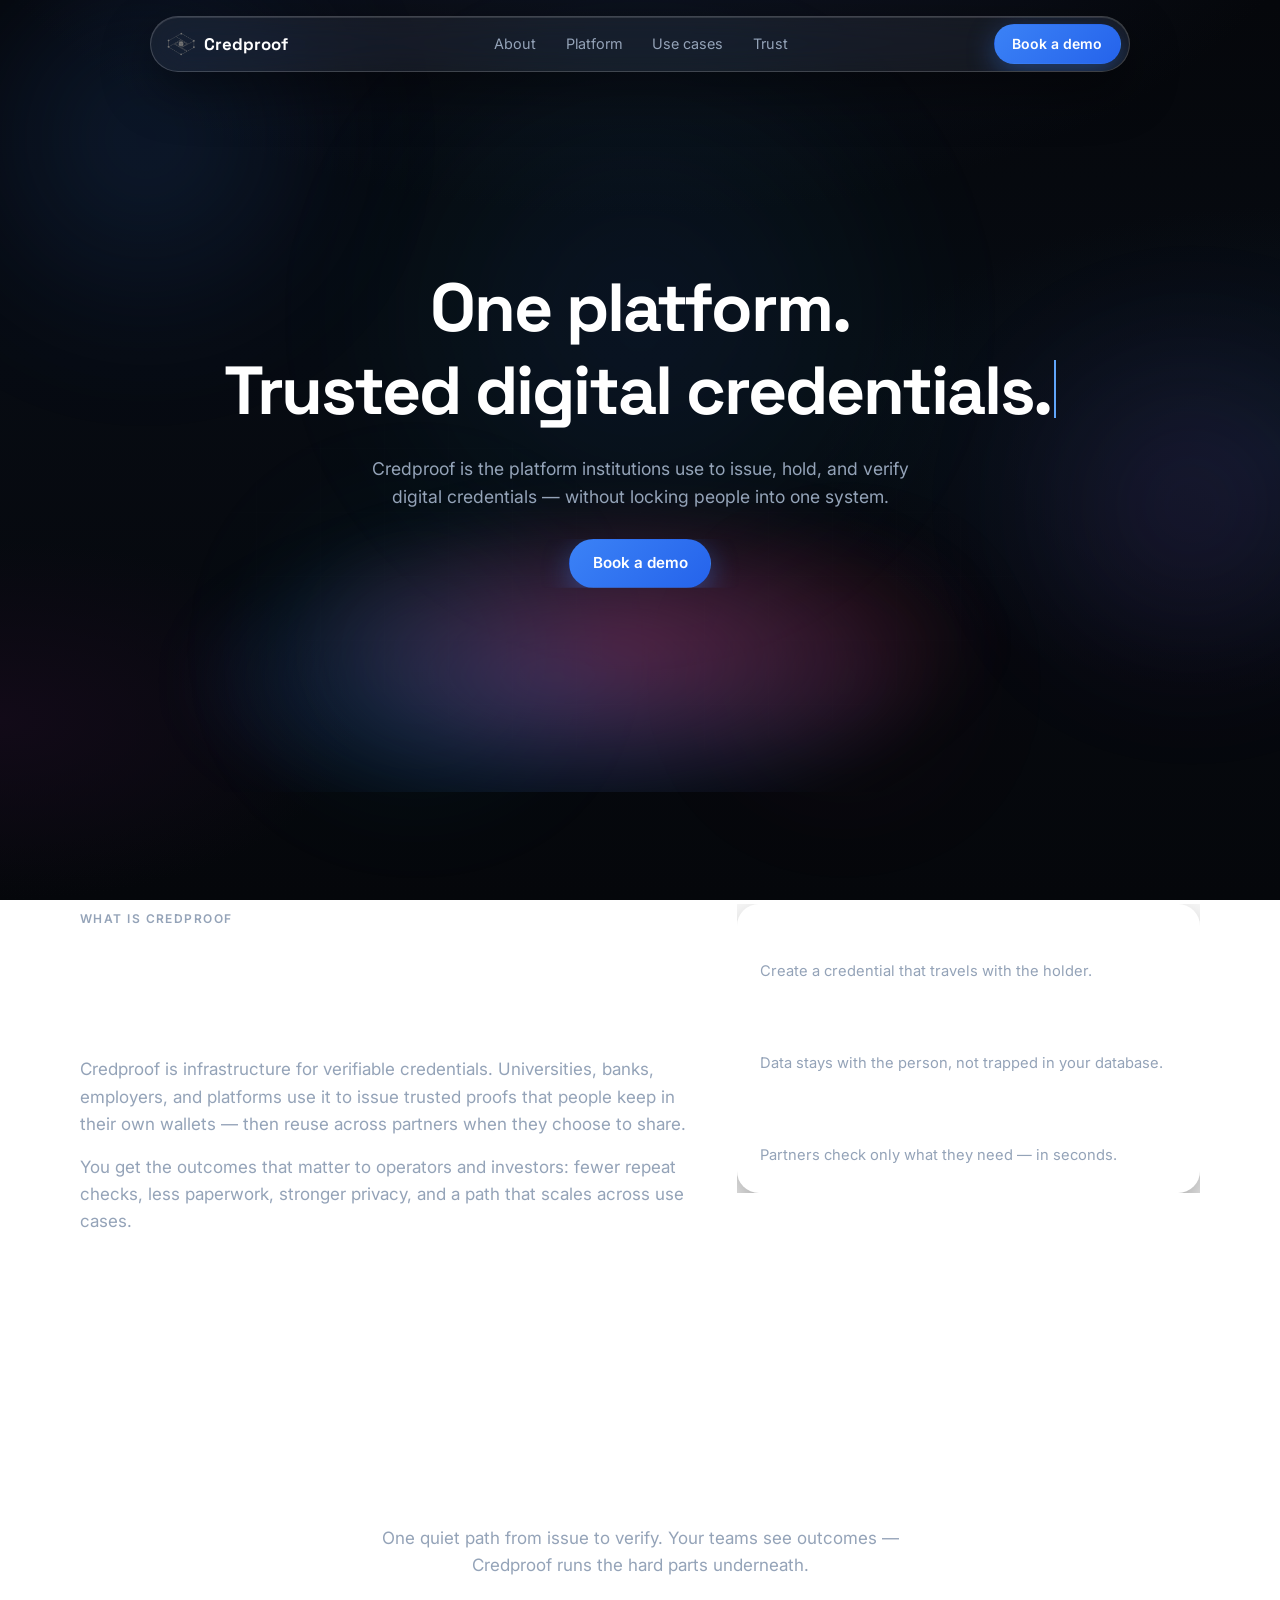
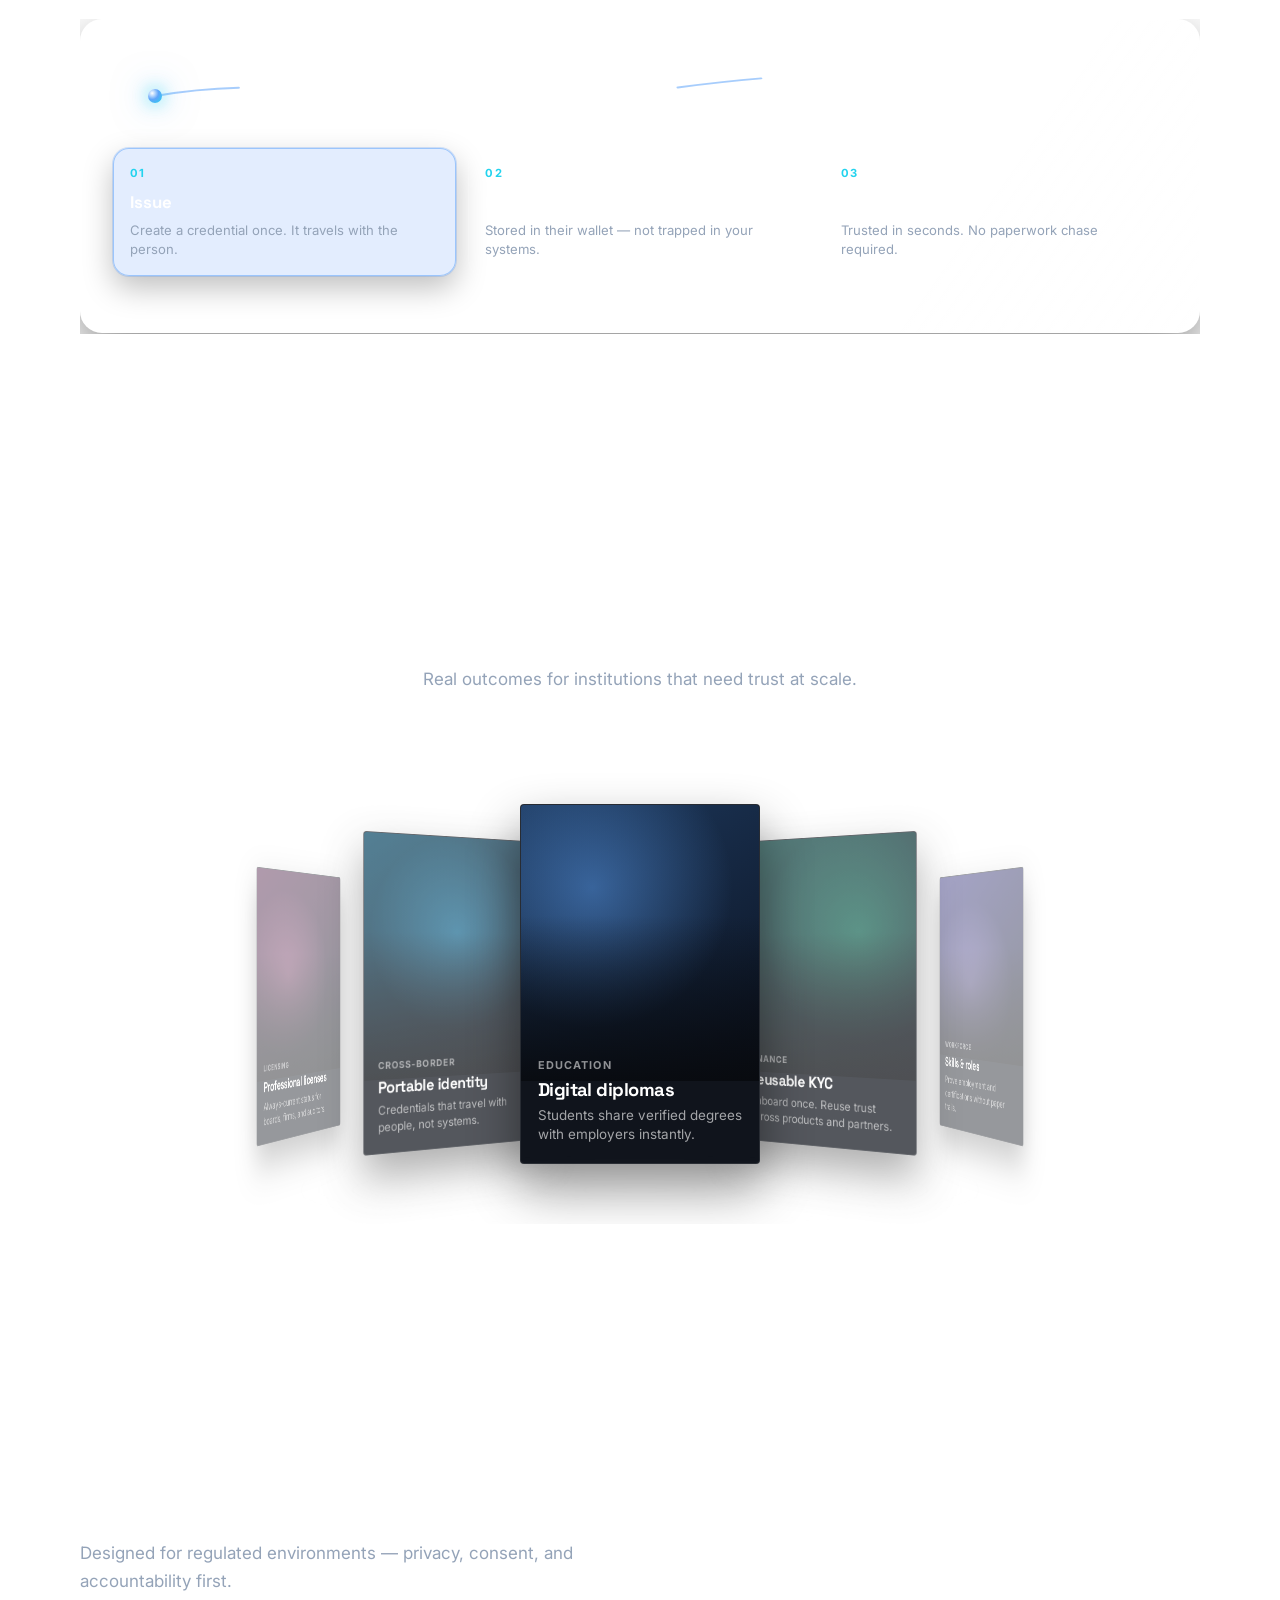
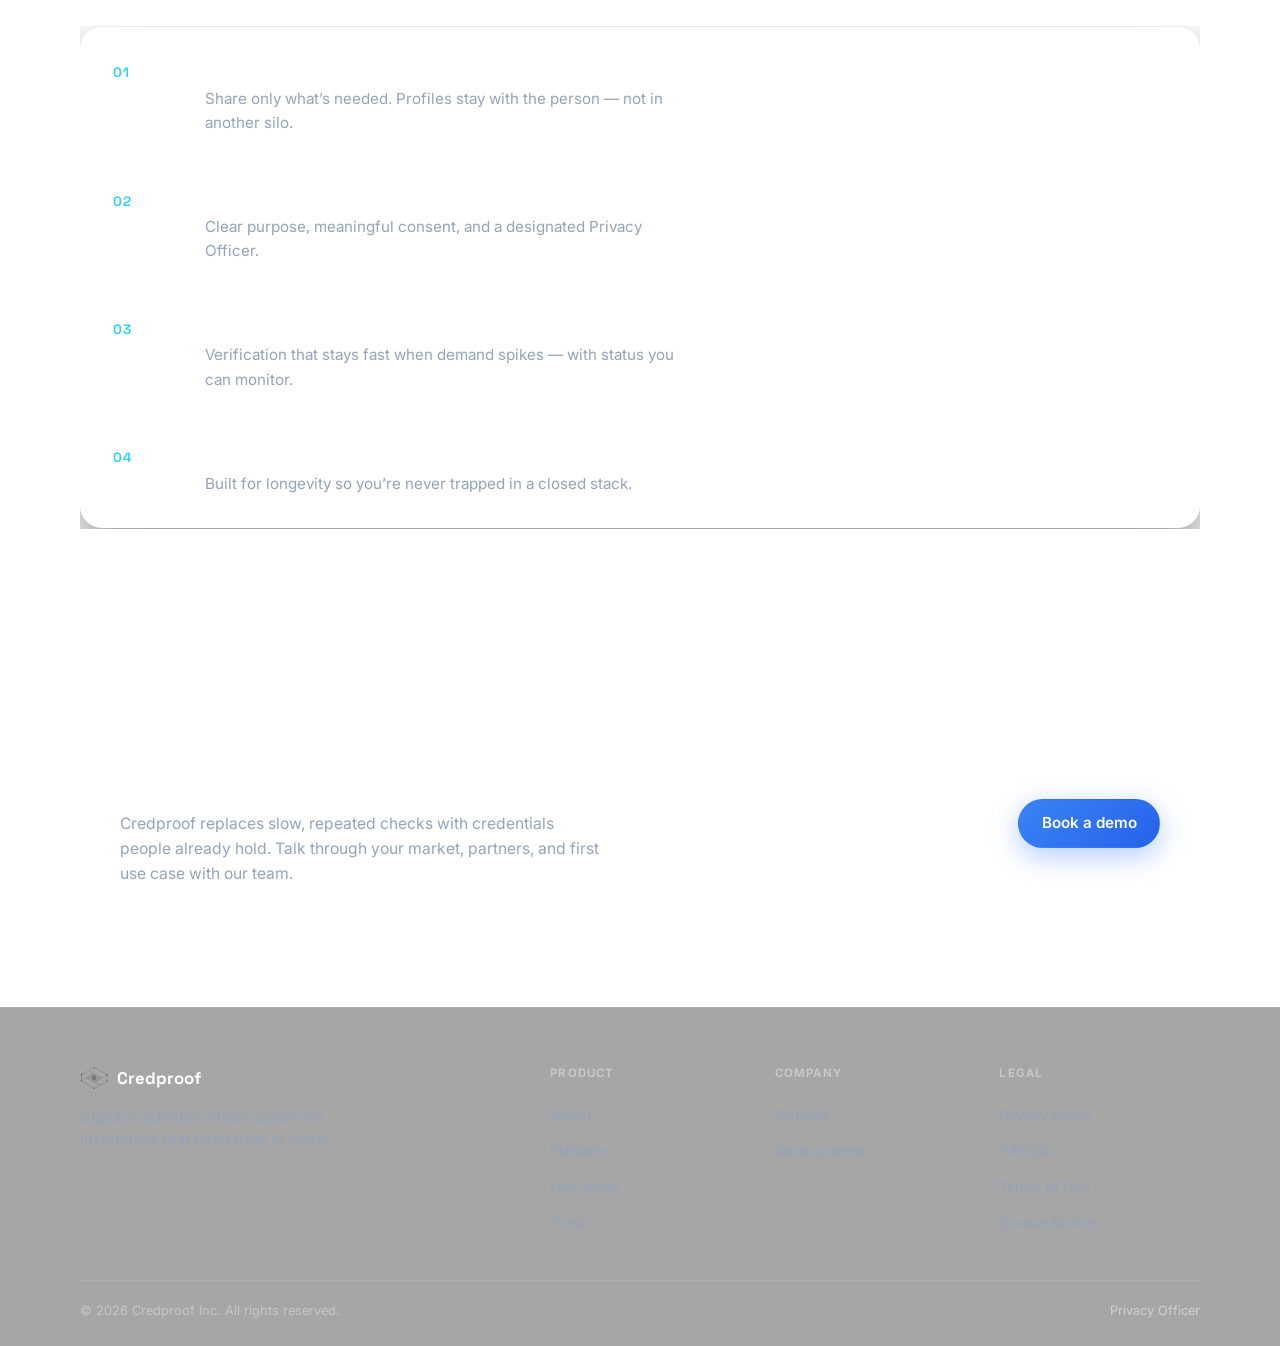
<file: index.html>
<!DOCTYPE html>
<html lang="en">
<head>
  <meta charset="UTF-8">
  <meta name="viewport" content="width=device-width, initial-scale=1.0">
  <meta name="description" content="Credproof — one platform to issue, hold, and verify digital credentials worldwide.">
  <title>Credproof — Digital Credentials, Made Simple</title>
  <link rel="preconnect" href="https://fonts.googleapis.com">
  <link rel="preconnect" href="https://fonts.gstatic.com" crossorigin>
  <link href="https://fonts.googleapis.com/css2?family=Inter:wght@400;500;600&family=Space+Grotesk:wght@500;600;700&display=swap" rel="stylesheet">
  <link rel="icon" href="assets/credproof-logo.png" type="image/png">
  <link rel="stylesheet" href="css/styles.css">
</head>
<body>
  <a class="sr-only" href="#main">Skip to content</a>

  <div class="ambient" aria-hidden="true">
    <div class="cursor-glow" id="cursor-glow"></div>
    <span class="orb orb-1"></span>
    <span class="orb orb-2"></span>
    <span class="orb orb-3"></span>
    <span class="orb orb-4"></span>
    <div class="bg-mesh"></div>
  </div>

  <header class="site-header" id="site-header">
    <div class="header-shell glass">
      <a href="#top" class="brand" aria-label="Credproof home">
        <img class="brand-mark" src="assets/credproof-logo.png" width="28" height="28" alt="">
        <span>Credproof</span>
      </a>

      <nav class="nav-desktop" aria-label="Primary">
        <a href="#about">About</a>
        <a href="#platform">Platform</a>
        <a href="#use-cases">Use cases</a>
        <a href="#trust">Trust</a>
      </nav>

      <div class="header-actions">
        <a href="#footer-cta" class="btn btn-primary btn-sm">Book a demo</a>
        <button class="nav-mobile-toggle" type="button" aria-label="Open menu" aria-expanded="false" aria-controls="mobile-nav">
          <svg class="icon-open" viewBox="0 0 24 24" fill="none" stroke="currentColor" stroke-width="1.75" aria-hidden="true"><path d="M4 7h16M4 12h16M4 17h16"/></svg>
          <svg class="icon-close" viewBox="0 0 24 24" fill="none" stroke="currentColor" stroke-width="1.75" aria-hidden="true"><path d="M6 6l12 12M18 6L6 18"/></svg>
        </button>
      </div>
    </div>
  </header>

  <div class="mobile-nav" id="mobile-nav" hidden>
    <nav aria-label="Mobile">
      <a href="#about">About</a>
      <a href="#platform">Platform</a>
      <a href="#use-cases">Use cases</a>
      <a href="#trust">Trust</a>
    </nav>
    <a href="#footer-cta" class="btn btn-primary">Book a demo</a>
  </div>

  <main id="main">
    <section id="top" class="hero">
      <div class="hero-glow" aria-hidden="true"></div>
      <div class="container hero-inner">
        <h1 class="hero-title" aria-label="One platform. Trusted digital credentials.">
          <span class="type-line" id="type-line-1"></span>
          <span class="type-line" id="type-line-2"></span>
        </h1>
        <p class="hero-sub reveal">
          Credproof is the platform institutions use to issue, hold, and verify
          digital credentials — without locking people into one system.
        </p>
        <div class="hero-actions reveal">
          <a href="#footer-cta" class="btn btn-primary btn-glow">Book a demo</a>
        </div>
      </div>
    </section>

    <!-- What is Credproof -->
    <section id="about" class="section about">
      <div class="container about-grid">
        <div class="about-copy reveal">
          <p class="eyebrow">What is Credproof</p>
          <h2 class="section-title">Digital credentials, without the lock-in</h2>
          <p>
            Credproof is infrastructure for verifiable credentials. Universities, banks,
            employers, and platforms use it to issue trusted proofs that people keep in
            their own wallets — then reuse across partners when they choose to share.
          </p>
          <p>
            You get the outcomes that matter to operators and investors: fewer repeat checks,
            less paperwork, stronger privacy, and a path that scales across use cases.
          </p>
        </div>
        <ul class="about-points glass reveal">
          <li>
            <strong>Issue once</strong>
            <span>Create a credential that travels with the holder.</span>
          </li>
          <li>
            <strong>Hold privately</strong>
            <span>Data stays with the person, not trapped in your database.</span>
          </li>
          <li>
            <strong>Verify fast</strong>
            <span>Partners check only what they need — in seconds.</span>
          </li>
        </ul>
      </div>
    </section>

    <!-- Platform — unique journey rail -->
    <section id="platform" class="section platform">
      <div class="container">
        <h2 class="section-title centered reveal">Keep the complexity hidden</h2>
        <p class="section-lead centered reveal">
          One quiet path from issue to verify. Your teams see outcomes —
          Credproof runs the hard parts underneath.
        </p>

        <div class="journey glass reveal" id="journey">
          <div class="panel-shine" aria-hidden="true"></div>

          <div class="journey-rail" aria-hidden="true">
            <svg class="journey-path" viewBox="0 0 1000 120" preserveAspectRatio="none">
              <path class="journey-path-track" d="M40 60 C 200 20, 300 100, 480 60 S 760 20, 960 60"/>
              <path class="journey-path-glow" d="M40 60 C 200 20, 300 100, 480 60 S 760 20, 960 60"/>
            </svg>
            <span class="journey-bead" id="journey-bead"></span>
          </div>

          <div class="journey-stations" id="journey-stations" role="tablist" aria-label="How Credproof works">
            <button class="journey-station is-active" type="button" role="tab" aria-selected="true" data-step="0">
              <span class="station-num">01</span>
              <strong>Issue</strong>
              <p>Create a credential once. It travels with the person.</p>
            </button>
            <button class="journey-station" type="button" role="tab" aria-selected="false" data-step="1">
              <span class="station-num">02</span>
              <strong>Hold</strong>
              <p>Stored in their wallet — not trapped in your systems.</p>
            </button>
            <button class="journey-station" type="button" role="tab" aria-selected="false" data-step="2">
              <span class="station-num">03</span>
              <strong>Verify</strong>
              <p>Trusted in seconds. No paperwork chase required.</p>
            </button>
          </div>
        </div>
      </div>
    </section>

    <!-- Use cases — curved coverflow -->
    <section id="use-cases" class="section use-cases">
      <div class="container">
        <h2 class="section-title centered reveal">Where Credproof fits</h2>
        <p class="section-lead centered reveal">Real outcomes for institutions that need trust at scale.</p>
      </div>

      <div class="coverflow reveal" id="coverflow" aria-label="Use cases carousel">
        <div class="coverflow-viewport">
          <div class="coverflow-track" id="coverflow-track">
            <article class="cover-card" data-tone="edu">
              <div class="cover-media"></div>
              <div class="cover-body">
                <span class="cover-tag">Education</span>
                <h3>Digital diplomas</h3>
                <p>Students share verified degrees with employers instantly.</p>
              </div>
            </article>
            <article class="cover-card" data-tone="fin">
              <div class="cover-media"></div>
              <div class="cover-body">
                <span class="cover-tag">Finance</span>
                <h3>Reusable KYC</h3>
                <p>Onboard once. Reuse trust across products and partners.</p>
              </div>
            </article>
            <article class="cover-card" data-tone="work">
              <div class="cover-media"></div>
              <div class="cover-body">
                <span class="cover-tag">Workforce</span>
                <h3>Skills &amp; roles</h3>
                <p>Prove employment and certifications without paper trails.</p>
              </div>
            </article>
            <article class="cover-card" data-tone="access">
              <div class="cover-media"></div>
              <div class="cover-body">
                <span class="cover-tag">Access</span>
                <h3>Age &amp; membership</h3>
                <p>Confirm eligibility at the door — privacy intact.</p>
              </div>
            </article>
            <article class="cover-card" data-tone="license">
              <div class="cover-media"></div>
              <div class="cover-body">
                <span class="cover-tag">Licensing</span>
                <h3>Professional licenses</h3>
                <p>Always-current status for boards, firms, and auditors.</p>
              </div>
            </article>
            <article class="cover-card" data-tone="border">
              <div class="cover-media"></div>
              <div class="cover-body">
                <span class="cover-tag">Cross-border</span>
                <h3>Portable identity</h3>
                <p>Credentials that travel with people, not systems.</p>
              </div>
            </article>
          </div>
          <div class="coverflow-reflection" aria-hidden="true"></div>
        </div>
      </div>
    </section>

    <!-- Trust -->
    <section id="trust" class="section trust">
      <div class="container">
        <div class="trust-head reveal">
          <h2 class="section-title">Trust is infrastructure</h2>
          <p class="section-lead">
            Designed for regulated environments — privacy, consent, and accountability first.
          </p>
        </div>

        <div class="trust-board glass reveal">
          <div class="panel-shine" aria-hidden="true"></div>
          <div class="trust-row">
            <span class="trust-index">01</span>
            <div class="trust-copy">
              <h3>Privacy by default</h3>
              <p>Share only what’s needed. Profiles stay with the person — not in another silo.</p>
            </div>
          </div>
          <div class="trust-row">
            <span class="trust-index">02</span>
            <div class="trust-copy">
              <h3>PIPEDA-aligned</h3>
              <p>Clear purpose, meaningful consent, and a designated Privacy Officer.</p>
            </div>
          </div>
          <div class="trust-row">
            <span class="trust-index">03</span>
            <div class="trust-copy">
              <h3>Reliable under load</h3>
              <p>Verification that stays fast when demand spikes — with status you can monitor.</p>
            </div>
          </div>
          <div class="trust-row">
            <span class="trust-index">04</span>
            <div class="trust-copy">
              <h3>Open standards</h3>
              <p>Built for longevity so you’re never trapped in a closed stack.</p>
            </div>
          </div>
        </div>
      </div>
    </section>

    <!-- Final CTA -->
    <section id="footer-cta" class="section final-cta">
      <div class="container">
        <div class="final-cta-band reveal">
          <div class="final-cta-copy">
            <h2>Less paperwork. More confidence.</h2>
            <p>
              Credproof replaces slow, repeated checks with credentials people already hold.
              Talk through your market, partners, and first use case with our team.
            </p>
          </div>
          <a href="mailto:demo@credproof.ca" class="btn btn-primary btn-glow">Book a demo</a>
        </div>
      </div>
    </section>
  </main>

  <footer class="site-footer">
    <div class="container">
      <div class="footer-main">
        <div class="footer-brand">
          <a href="#top" class="brand" aria-label="Credproof home">
            <img class="brand-mark" src="assets/credproof-logo.png" width="28" height="28" alt="">
            <span>Credproof</span>
          </a>
          <p>Digital credential infrastructure for institutions that need trust at scale.</p>
        </div>
        <div class="footer-cols">
          <div>
            <h4>Product</h4>
            <a href="#about">About</a>
            <a href="#platform">Platform</a>
            <a href="#use-cases">Use cases</a>
            <a href="#trust">Trust</a>
          </div>
          <div>
            <h4>Company</h4>
            <a href="mailto:hello@credproof.ca">Contact</a>
            <a href="mailto:demo@credproof.ca">Book a demo</a>
          </div>
          <div>
            <h4>Legal</h4>
            <a href="privacy.html">Privacy Policy</a>
            <a href="privacy.html#pipeda">PIPEDA</a>
            <a href="privacy.html#terms">Terms of Use</a>
            <a href="privacy.html#cookies">Cookie Notice</a>
          </div>
        </div>
      </div>
      <div class="footer-bottom">
        <span>© 2026 Credproof Inc. All rights reserved.</span>
        <a href="mailto:privacy@credproof.ca">Privacy Officer</a>
      </div>
    </div>
  </footer>

  <script src="js/main.js" defer></script>
</body>
</html>
</file>
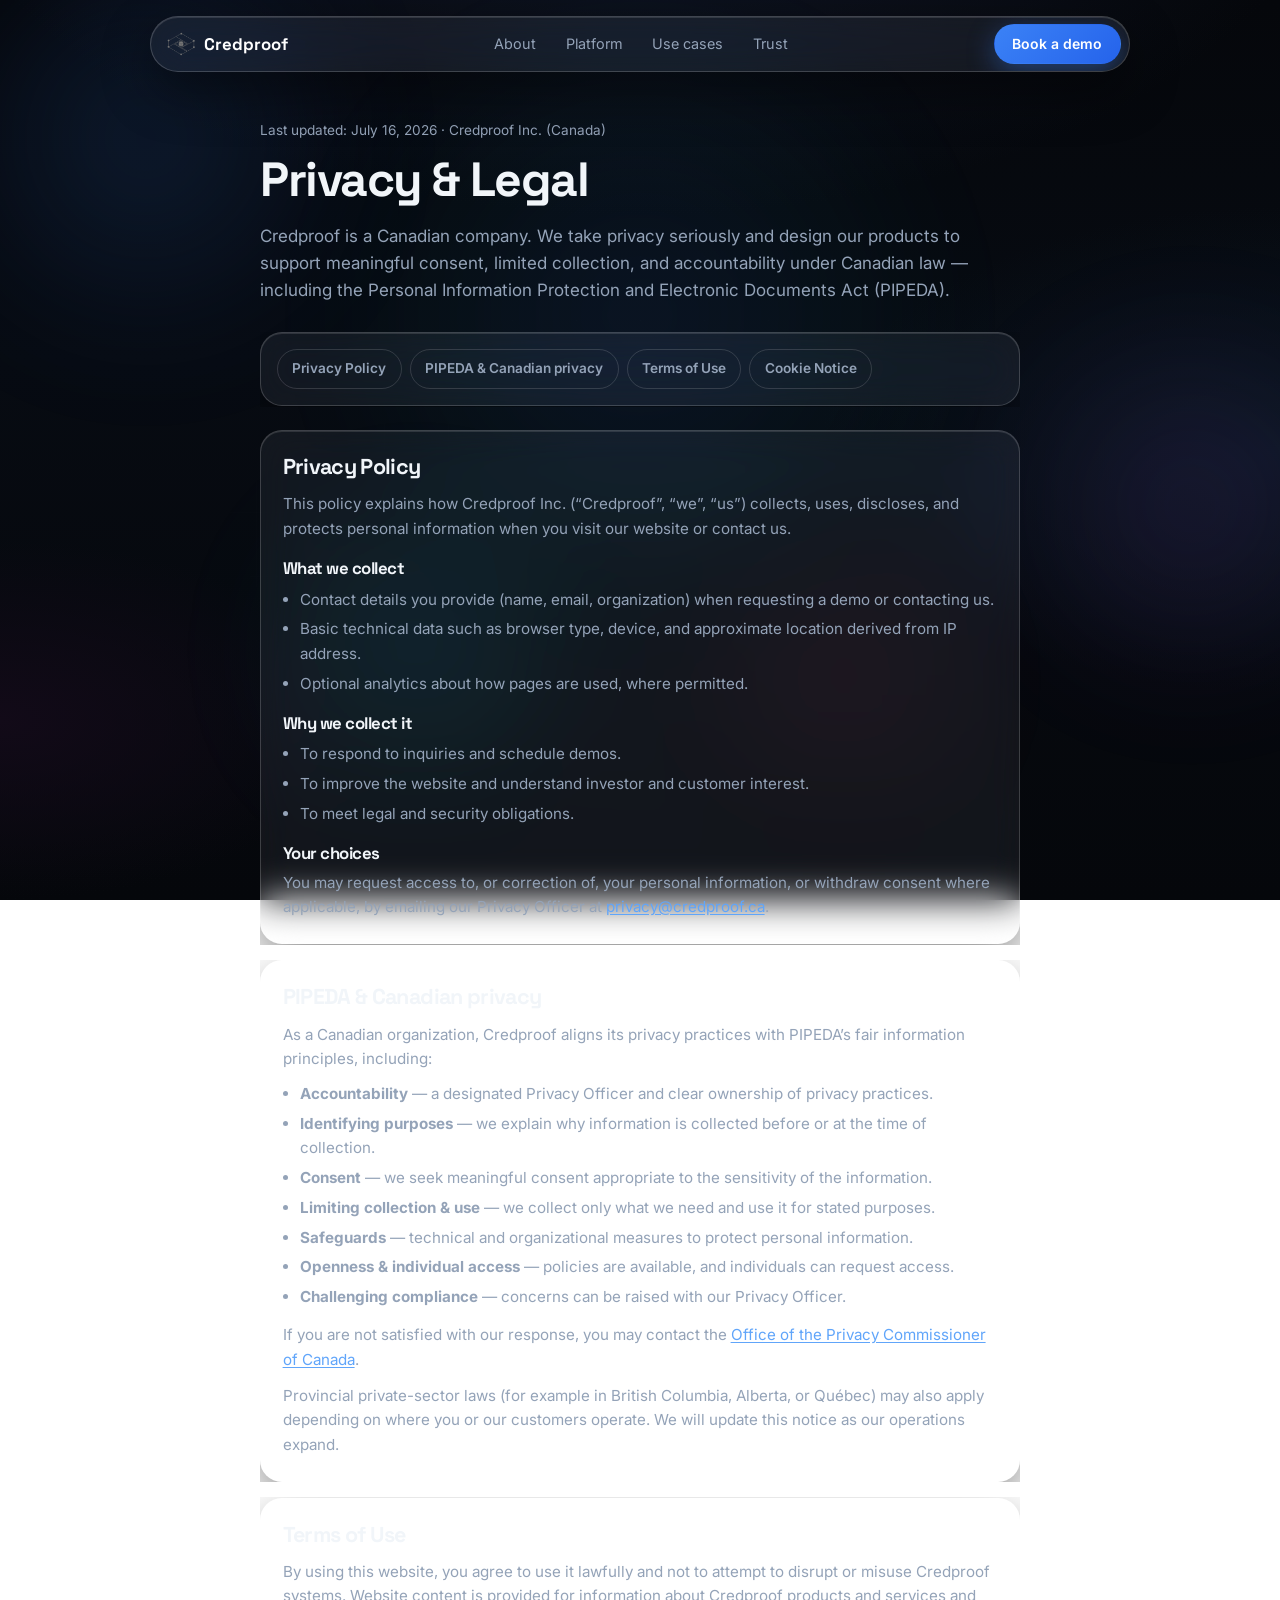
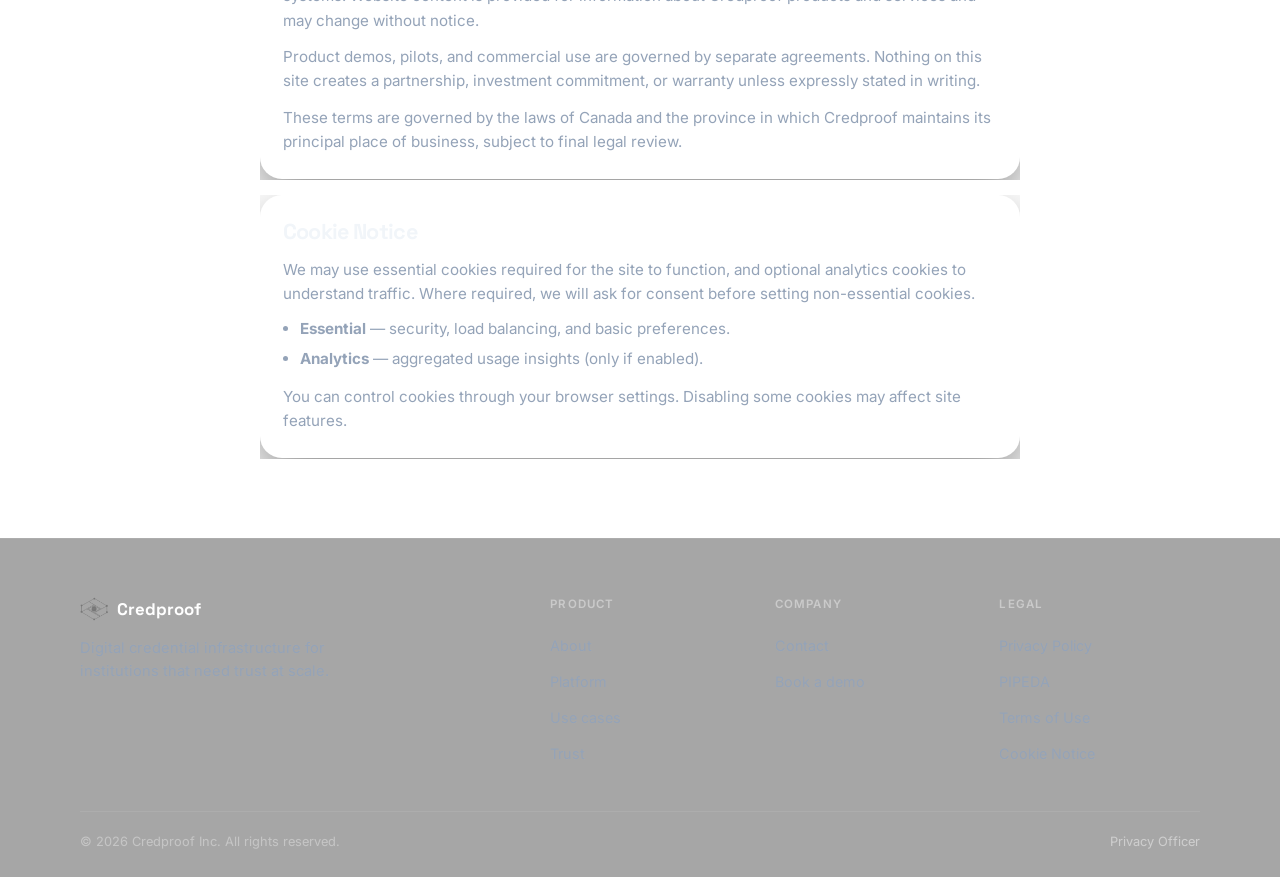
<file: privacy.html>
<!DOCTYPE html>
<html lang="en-CA">
<head>
  <meta charset="UTF-8">
  <meta name="viewport" content="width=device-width, initial-scale=1.0">
  <meta name="description" content="Credproof Privacy Policy, PIPEDA practices, Terms of Use, and Cookie Notice.">
  <title>Privacy &amp; Legal — Credproof</title>
  <link rel="preconnect" href="https://fonts.googleapis.com">
  <link rel="preconnect" href="https://fonts.gstatic.com" crossorigin>
  <link href="https://fonts.googleapis.com/css2?family=Inter:wght@400;500;600&family=Space+Grotesk:wght@500;600;700&display=swap" rel="stylesheet">
  <link rel="icon" href="assets/credproof-logo.png" type="image/png">
  <link rel="stylesheet" href="css/styles.css">
</head>
<body class="legal-page">
  <a class="sr-only" href="#main">Skip to content</a>

  <div class="ambient" aria-hidden="true">
    <div class="cursor-glow" id="cursor-glow"></div>
    <span class="orb orb-1"></span>
    <span class="orb orb-2"></span>
    <span class="orb orb-3"></span>
    <span class="orb orb-4"></span>
    <div class="bg-mesh"></div>
  </div>

  <header class="site-header" id="site-header">
    <div class="header-shell glass">
      <a href="index.html" class="brand" aria-label="Credproof home">
        <img class="brand-mark" src="assets/credproof-logo.png" width="28" height="28" alt="">
        <span>Credproof</span>
      </a>

      <nav class="nav-desktop" aria-label="Primary">
        <a href="index.html#about">About</a>
        <a href="index.html#platform">Platform</a>
        <a href="index.html#use-cases">Use cases</a>
        <a href="index.html#trust">Trust</a>
      </nav>

      <div class="header-actions">
        <a href="index.html#footer-cta" class="btn btn-primary btn-sm">Book a demo</a>
        <button class="nav-mobile-toggle" type="button" aria-label="Open menu" aria-expanded="false" aria-controls="mobile-nav">
          <svg class="icon-open" viewBox="0 0 24 24" fill="none" stroke="currentColor" stroke-width="1.75" aria-hidden="true"><path d="M4 7h16M4 12h16M4 17h16"/></svg>
          <svg class="icon-close" viewBox="0 0 24 24" fill="none" stroke="currentColor" stroke-width="1.75" aria-hidden="true"><path d="M6 6l12 12M18 6L6 18"/></svg>
        </button>
      </div>
    </div>
  </header>

  <div class="mobile-nav" id="mobile-nav" hidden>
    <nav aria-label="Mobile">
      <a href="index.html#about">About</a>
      <a href="index.html#platform">Platform</a>
      <a href="index.html#use-cases">Use cases</a>
      <a href="index.html#trust">Trust</a>
    </nav>
    <a href="index.html#footer-cta" class="btn btn-primary">Book a demo</a>
  </div>

  <main id="main" class="legal-main container">
    <p class="legal-meta reveal is-visible">Last updated: July 16, 2026 · Credproof Inc. (Canada)</p>
    <h1 class="reveal is-visible">Privacy &amp; Legal</h1>
    <p class="legal-intro reveal is-visible">
      Credproof is a Canadian company. We take privacy seriously and design our products
      to support meaningful consent, limited collection, and accountability under Canadian law —
      including the Personal Information Protection and Electronic Documents Act (PIPEDA).
    </p>

    <nav class="legal-toc glass reveal is-visible" aria-label="On this page">
      <a href="#privacy">Privacy Policy</a>
      <a href="#pipeda">PIPEDA &amp; Canadian privacy</a>
      <a href="#terms">Terms of Use</a>
      <a href="#cookies">Cookie Notice</a>
    </nav>

    <section id="privacy" class="legal-block glass reveal is-visible">
      <h2>Privacy Policy</h2>
      <p>
        This policy explains how Credproof Inc. (“Credproof”, “we”, “us”) collects, uses,
        discloses, and protects personal information when you visit our website or contact us.
      </p>
      <h3>What we collect</h3>
      <ul>
        <li>Contact details you provide (name, email, organization) when requesting a demo or contacting us.</li>
        <li>Basic technical data such as browser type, device, and approximate location derived from IP address.</li>
        <li>Optional analytics about how pages are used, where permitted.</li>
      </ul>
      <h3>Why we collect it</h3>
      <ul>
        <li>To respond to inquiries and schedule demos.</li>
        <li>To improve the website and understand investor and customer interest.</li>
        <li>To meet legal and security obligations.</li>
      </ul>
      <h3>Your choices</h3>
      <p>
        You may request access to, or correction of, your personal information, or withdraw consent
        where applicable, by emailing our Privacy Officer at
        <a href="mailto:privacy@credproof.ca">privacy@credproof.ca</a>.
      </p>
    </section>

    <section id="pipeda" class="legal-block glass reveal is-visible">
      <h2>PIPEDA &amp; Canadian privacy</h2>
      <p>
        As a Canadian organization, Credproof aligns its privacy practices with PIPEDA’s fair
        information principles, including:
      </p>
      <ul>
        <li><strong>Accountability</strong> — a designated Privacy Officer and clear ownership of privacy practices.</li>
        <li><strong>Identifying purposes</strong> — we explain why information is collected before or at the time of collection.</li>
        <li><strong>Consent</strong> — we seek meaningful consent appropriate to the sensitivity of the information.</li>
        <li><strong>Limiting collection &amp; use</strong> — we collect only what we need and use it for stated purposes.</li>
        <li><strong>Safeguards</strong> — technical and organizational measures to protect personal information.</li>
        <li><strong>Openness &amp; individual access</strong> — policies are available, and individuals can request access.</li>
        <li><strong>Challenging compliance</strong> — concerns can be raised with our Privacy Officer.</li>
      </ul>
      <p>
        If you are not satisfied with our response, you may contact the
        <a href="https://www.priv.gc.ca/" rel="noopener noreferrer" target="_blank">Office of the Privacy Commissioner of Canada</a>.
      </p>
      <p>
        Provincial private-sector laws (for example in British Columbia, Alberta, or Québec) may also apply
        depending on where you or our customers operate. We will update this notice as our operations expand.
      </p>
    </section>

    <section id="terms" class="legal-block glass reveal is-visible">
      <h2>Terms of Use</h2>
      <p>
        By using this website, you agree to use it lawfully and not to attempt to disrupt or misuse
        Credproof systems. Website content is provided for information about Credproof products and
        services and may change without notice.
      </p>
      <p>
        Product demos, pilots, and commercial use are governed by separate agreements. Nothing on this
        site creates a partnership, investment commitment, or warranty unless expressly stated in writing.
      </p>
      <p>
        These terms are governed by the laws of Canada and the province in which Credproof maintains
        its principal place of business, subject to final legal review.
      </p>
    </section>

    <section id="cookies" class="legal-block glass reveal is-visible">
      <h2>Cookie Notice</h2>
      <p>
        We may use essential cookies required for the site to function, and optional analytics cookies
        to understand traffic. Where required, we will ask for consent before setting non-essential cookies.
      </p>
      <ul>
        <li><strong>Essential</strong> — security, load balancing, and basic preferences.</li>
        <li><strong>Analytics</strong> — aggregated usage insights (only if enabled).</li>
      </ul>
      <p>
        You can control cookies through your browser settings. Disabling some cookies may affect site features.
      </p>
    </section>
  </main>

  <footer class="site-footer">
    <div class="container">
      <div class="footer-main">
        <div class="footer-brand">
          <a href="index.html" class="brand" aria-label="Credproof home">
            <img class="brand-mark" src="assets/credproof-logo.png" width="28" height="28" alt="">
            <span>Credproof</span>
          </a>
          <p>Digital credential infrastructure for institutions that need trust at scale.</p>
        </div>
        <div class="footer-cols">
          <div>
            <h4>Product</h4>
            <a href="index.html#about">About</a>
            <a href="index.html#platform">Platform</a>
            <a href="index.html#use-cases">Use cases</a>
            <a href="index.html#trust">Trust</a>
          </div>
          <div>
            <h4>Company</h4>
            <a href="mailto:hello@credproof.ca">Contact</a>
            <a href="mailto:demo@credproof.ca">Book a demo</a>
          </div>
          <div>
            <h4>Legal</h4>
            <a href="privacy.html">Privacy Policy</a>
            <a href="privacy.html#pipeda">PIPEDA</a>
            <a href="privacy.html#terms">Terms of Use</a>
            <a href="privacy.html#cookies">Cookie Notice</a>
          </div>
        </div>
      </div>
      <div class="footer-bottom">
        <span>© 2026 Credproof Inc. All rights reserved.</span>
        <a href="mailto:privacy@credproof.ca">Privacy Officer</a>
      </div>
    </div>
  </footer>

  <script src="js/main.js" defer></script>
</body>
</html>
</file>
<file: css/styles.css>
/* Credproof — dark glassmorphism (mirror style) */

:root {
  --bg: #05070b;
  --bg-elevated: #0a0e14;
  --text: #f1f5f9;
  --text-muted: #94a3b8;
  --primary: #3b82f6;
  --primary-bright: #60a5fa;
  --accent: #22d3ee;
  --glass-bg: rgba(255, 255, 255, 0.06);
  --glass-bg-strong: rgba(255, 255, 255, 0.1);
  --glass-border: rgba(255, 255, 255, 0.18);
  --glass-highlight: rgba(255, 255, 255, 0.35);
  --radius-md: 16px;
  --radius-lg: 22px;
  --radius-xl: 28px;
  --radius-pill: 9999px;
  --font-display: "Space Grotesk", system-ui, -apple-system, sans-serif;
  --font-body: "Inter", system-ui, -apple-system, sans-serif;
  --ease: cubic-bezier(0.16, 1, 0.3, 1);
  --max: 1120px;
  --shadow-glass: 0 20px 50px rgba(0, 0, 0, 0.45), inset 0 1px 0 rgba(255, 255, 255, 0.12);
}

*,
*::before,
*::after {
  box-sizing: border-box;
  margin: 0;
  padding: 0;
}

html {
  scroll-behavior: smooth;
  scroll-padding-top: 96px;
}

@media (prefers-reduced-motion: reduce) {
  html {
    scroll-behavior: auto;
  }
}

body {
  font-family: var(--font-body);
  font-size: 1.0625rem;
  line-height: 1.6;
  color: var(--text);
  background:
    radial-gradient(ellipse 100% 80% at 50% -20%, #12182a 0%, transparent 55%),
    radial-gradient(ellipse 80% 60% at 100% 50%, #0a1520 0%, transparent 45%),
    radial-gradient(ellipse 70% 50% at 0% 80%, #120a18 0%, transparent 40%),
    linear-gradient(180deg, #05070b 0%, #070b12 40%, #05070b 100%);
  background-attachment: fixed;
  -webkit-font-smoothing: antialiased;
  overflow-x: hidden;
  min-height: 100vh;
  position: relative;
  isolation: isolate;
}

#main,
.site-header,
.site-footer,
.mobile-nav {
  position: relative;
  z-index: 1;
}

img,
svg {
  display: block;
  max-width: 100%;
}

a {
  color: inherit;
  text-decoration: none;
}

button {
  font: inherit;
  color: inherit;
  background: none;
  border: none;
  cursor: pointer;
}

h1,
h2,
h3 {
  font-family: var(--font-display);
  letter-spacing: -0.03em;
  line-height: 1.1;
  font-weight: 700;
}

:focus-visible {
  outline: 2px solid var(--primary-bright);
  outline-offset: 3px;
}

.sr-only {
  position: absolute;
  width: 1px;
  height: 1px;
  overflow: hidden;
  clip: rect(0, 0, 0, 0);
}

.container {
  width: min(100% - 2.5rem, var(--max));
  margin-inline: auto;
}

@media (min-width: 768px) {
  .container {
    width: min(100% - 4rem, var(--max));
  }
}

.section {
  padding-block: clamp(4rem, 10vw, 7rem);
  position: relative;
  z-index: 1;
}

.section + .section {
  /* keep clear air between major blocks */
  scroll-margin-top: 96px;
}

.section-title {
  font-size: clamp(1.75rem, 1.2rem + 2vw, 3rem);
  margin-bottom: 1rem;
  color: #fff;
}

.section-title.centered,
.section-lead.centered {
  text-align: center;
}

.section-lead {
  color: var(--text-muted);
  max-width: 36rem;
  margin-bottom: 2.5rem;
}

.section-lead.centered {
  margin-inline: auto;
}

.grad-text {
  background: linear-gradient(90deg, #60a5fa, #a78bfa, #22d3ee);
  background-size: 200% auto;
  -webkit-background-clip: text;
  background-clip: text;
  color: transparent;
  animation: gradient-shift 6s ease infinite;
}

@keyframes gradient-shift {
  0%,
  100% {
    background-position: 0% center;
  }
  50% {
    background-position: 100% center;
  }
}

/* Ambient orbs + cursor spotlight — always behind content */
.ambient {
  position: fixed;
  inset: 0;
  pointer-events: none;
  z-index: -1;
  overflow: hidden;
}

.bg-mesh {
  position: absolute;
  inset: 0;
  z-index: 1;
  background-image:
    linear-gradient(rgba(255, 255, 255, 0.02) 1px, transparent 1px),
    linear-gradient(90deg, rgba(255, 255, 255, 0.02) 1px, transparent 1px);
  background-size: 64px 64px;
  mask-image: radial-gradient(ellipse at center, #000 20%, transparent 75%);
  opacity: 0.35;
}

.cursor-glow {
  position: absolute;
  width: 720px;
  height: 720px;
  left: 0;
  top: 0;
  margin-left: -360px;
  margin-top: -360px;
  border-radius: 50%;
  background: radial-gradient(
    circle,
    rgba(59, 130, 246, 0.16) 0%,
    rgba(34, 211, 238, 0.06) 40%,
    transparent 70%
  );
  filter: blur(40px);
  opacity: 0.55;
  will-change: transform;
  z-index: 0;
}

.orb {
  position: absolute;
  border-radius: 50%;
  filter: blur(80px);
  opacity: 0.38;
  animation: orb-drift 18s var(--ease) infinite alternate;
}

.orb-1 {
  width: 420px;
  height: 420px;
  top: -8%;
  left: -5%;
  background: radial-gradient(circle, rgba(59, 130, 246, 0.55), transparent 70%);
}

.orb-2 {
  width: 380px;
  height: 380px;
  top: 35%;
  right: -8%;
  background: radial-gradient(circle, rgba(168, 85, 247, 0.4), transparent 70%);
  animation-duration: 22s;
  animation-delay: -4s;
}

.orb-3 {
  width: 320px;
  height: 320px;
  bottom: 10%;
  left: 20%;
  background: radial-gradient(circle, rgba(34, 211, 238, 0.35), transparent 70%);
  animation-duration: 26s;
  animation-delay: -8s;
}

.orb-4 {
  width: 280px;
  height: 280px;
  top: 60%;
  left: 55%;
  background: radial-gradient(circle, rgba(244, 63, 94, 0.25), transparent 70%);
  animation-duration: 20s;
  animation-delay: -2s;
}

@keyframes orb-drift {
  from {
    transform: translate(0, 0) scale(1);
  }
  to {
    transform: translate(40px, -30px) scale(1.12);
  }
}

/* Glass system */
.glass {
  position: relative;
  background: var(--glass-bg);
  border: 1px solid var(--glass-border);
  border-radius: var(--radius-lg);
  box-shadow: var(--shadow-glass);
  backdrop-filter: blur(18px) saturate(140%);
  -webkit-backdrop-filter: blur(18px) saturate(140%);
  overflow: hidden;
}

.glass-sm {
  border-radius: var(--radius-pill);
  padding: 0.45rem 1rem;
}

.panel-shine {
  position: absolute;
  inset: 0;
  background: linear-gradient(
    125deg,
    transparent 35%,
    rgba(255, 255, 255, 0.14) 48%,
    transparent 58%
  );
  background-size: 220% 220%;
  animation: shine-sweep 7s ease-in-out infinite;
  pointer-events: none;
  opacity: 0.7;
}

@keyframes shine-sweep {
  0%,
  100% {
    background-position: 120% 0;
  }
  50% {
    background-position: -20% 0;
  }
}

/* Buttons */
.btn {
  display: inline-flex;
  align-items: center;
  justify-content: center;
  min-height: 48px;
  padding: 0.7rem 1.4rem;
  font-size: 0.95rem;
  font-weight: 600;
  border-radius: var(--radius-pill);
  border: 1px solid transparent;
  transition: transform 180ms var(--ease), background 180ms var(--ease), box-shadow 180ms var(--ease), border-color 180ms var(--ease);
}

.btn:hover {
  transform: translateY(-2px);
}

.btn:active {
  transform: translateY(0);
}

.btn-sm {
  min-height: 40px;
  padding: 0.45rem 1.1rem;
  font-size: 0.875rem;
}

.btn-primary {
  background: linear-gradient(135deg, #3b82f6, #2563eb);
  color: #fff;
  box-shadow: 0 8px 28px rgba(59, 130, 246, 0.4);
}

.btn-primary:hover {
  box-shadow: 0 12px 36px rgba(59, 130, 246, 0.55);
}

.btn-glow {
  animation: btn-pulse 2.8s ease-in-out infinite;
}

@keyframes btn-pulse {
  0%,
  100% {
    box-shadow: 0 0 0 0 rgba(59, 130, 246, 0.45), 0 8px 28px rgba(59, 130, 246, 0.4);
  }
  50% {
    box-shadow: 0 0 0 10px rgba(59, 130, 246, 0), 0 12px 36px rgba(59, 130, 246, 0.5);
  }
}

.btn-glass {
  color: #fff;
  background: rgba(255, 255, 255, 0.06);
  border-color: rgba(255, 255, 255, 0.22);
  backdrop-filter: blur(12px);
  -webkit-backdrop-filter: blur(12px);
}

.btn-glass:hover {
  background: rgba(255, 255, 255, 0.12);
}

.btn-glass-wide {
  display: flex;
  width: calc(100% - 2.5rem);
  margin: 0 1.25rem 1.25rem;
  min-height: 44px;
  padding: 0.75rem 1rem;
  border: 1px solid rgba(255, 255, 255, 0.18);
  border-radius: var(--radius-pill);
  font-size: 0.9rem;
  font-weight: 600;
  color: #fff;
  background: rgba(255, 255, 255, 0.05);
  transition: background 180ms var(--ease);
}

.btn-glass-wide:hover {
  background: rgba(255, 255, 255, 0.12);
}

/* Header */
.site-header {
  position: fixed;
  top: 16px;
  left: 0;
  right: 0;
  z-index: 100;
  display: flex;
  justify-content: center;
  pointer-events: none;
}

.header-shell {
  pointer-events: auto;
  display: flex;
  align-items: center;
  justify-content: space-between;
  gap: 1rem;
  width: min(100% - 1.5rem, 980px);
  min-height: 56px;
  padding: 0.4rem 0.5rem 0.4rem 1rem;
  border-radius: var(--radius-pill);
  transition: box-shadow 250ms var(--ease), background 250ms var(--ease);
}

.site-header.is-scrolled .header-shell {
  background: rgba(10, 14, 20, 0.72);
  box-shadow: 0 16px 40px rgba(0, 0, 0, 0.4);
}

.brand {
  display: inline-flex;
  align-items: center;
  gap: 0.55rem;
  color: #fff;
  font-family: var(--font-display);
  font-weight: 700;
  font-size: 1.05rem;
}

.brand-mark {
  width: 28px;
  height: 28px;
  display: block;
  object-fit: contain;
  flex-shrink: 0;
  filter: brightness(1.55) contrast(1.05);
}

.nav-desktop {
  display: none;
  align-items: center;
  gap: 0.15rem;
}

.nav-desktop a {
  padding: 0.55rem 0.85rem;
  font-size: 0.9rem;
  color: var(--text-muted);
  border-radius: var(--radius-pill);
  transition: color 180ms var(--ease), background 180ms var(--ease);
}

.nav-desktop a:hover {
  color: #fff;
  background: rgba(255, 255, 255, 0.08);
}

.header-actions {
  display: flex;
  align-items: center;
  gap: 0.35rem;
}

.nav-mobile-toggle {
  width: 44px;
  height: 44px;
  display: grid;
  place-items: center;
  color: #fff;
  border-radius: 50%;
}

.nav-mobile-toggle svg {
  width: 20px;
  height: 20px;
}

.nav-mobile-toggle .icon-close {
  display: none;
}

.nav-mobile-toggle[aria-expanded="true"] .icon-open {
  display: none;
}

.nav-mobile-toggle[aria-expanded="true"] .icon-close {
  display: block;
}

@media (min-width: 860px) {
  .nav-desktop {
    display: flex;
  }

  .nav-mobile-toggle {
    display: none;
  }
}

.mobile-nav {
  position: fixed;
  inset: 0;
  z-index: 90;
  background: rgba(5, 7, 11, 0.92);
  backdrop-filter: blur(24px);
  -webkit-backdrop-filter: blur(24px);
  padding: 6rem 1.5rem 2rem;
  display: flex;
  flex-direction: column;
  gap: 0.5rem;
  opacity: 0;
  visibility: hidden;
  pointer-events: none;
  transition: opacity 300ms var(--ease), visibility 300ms;
}

.mobile-nav.is-open {
  opacity: 1;
  visibility: visible;
  pointer-events: auto;
}

.mobile-nav[hidden] {
  display: none !important;
}

.mobile-nav a {
  display: flex;
  align-items: center;
  min-height: 52px;
  font-family: var(--font-display);
  font-size: 1.35rem;
  font-weight: 600;
  color: #fff;
  border-bottom: 1px solid rgba(255, 255, 255, 0.08);
}

.mobile-nav .btn {
  margin-top: 1.5rem;
}

body.nav-open {
  overflow: hidden;
}

/* Hero */
.hero {
  position: relative;
  padding: 8.5rem 0 4.5rem;
  text-align: center;
  z-index: 1;
  overflow: hidden;
  min-height: min(88vh, 860px);
  display: flex;
  align-items: center;
}

.hero-glow {
  position: absolute;
  left: 50%;
  bottom: -5%;
  width: min(900px, 140vw);
  height: 380px;
  transform: translateX(-50%);
  background:
    radial-gradient(ellipse at center, rgba(180, 40, 80, 0.4), transparent 55%),
    radial-gradient(ellipse at 40% 60%, rgba(59, 130, 246, 0.3), transparent 50%);
  filter: blur(24px);
  pointer-events: none;
  animation: glow-breathe 8s ease-in-out infinite;
}

@keyframes glow-breathe {
  0%,
  100% {
    opacity: 0.7;
    transform: translateX(-50%) scale(1);
  }
  50% {
    opacity: 1;
    transform: translateX(-50%) scale(1.08);
  }
}

.hero-inner {
  position: relative;
  z-index: 1;
  width: 100%;
}

.hero-title {
  font-size: clamp(2.4rem, 1.4rem + 4vw, 4.25rem);
  color: #fff;
  margin-bottom: 1.25rem;
  min-height: 2.45em;
  display: flex;
  flex-direction: column;
  align-items: center;
  justify-content: center;
  gap: 0.08em;
  position: relative;
}

.type-line {
  display: block;
  white-space: pre-wrap;
  min-height: 1.15em;
}

.type-caret {
  display: inline-block;
  width: 2px;
  height: 0.85em;
  margin-left: 3px;
  background: var(--primary-bright);
  vertical-align: -0.05em;
  animation: caret-blink 1s steps(1) infinite;
}

.hero-title.is-done .type-caret {
  opacity: 0;
  animation: none;
}

@keyframes caret-blink {
  0%,
  45% { opacity: 1; }
  50%,
  100% { opacity: 0; }
}

.hero-sub {
  max-width: 34rem;
  margin: 0 auto 1.75rem;
  color: var(--text-muted);
  font-size: 1.1rem;
}

.hero-actions {
  display: flex;
  flex-wrap: wrap;
  justify-content: center;
  gap: 0.75rem;
}

.eyebrow {
  display: inline-block;
  font-size: 0.75rem;
  font-weight: 600;
  letter-spacing: 0.12em;
  text-transform: uppercase;
  color: var(--accent);
  margin-bottom: 0.85rem;
}

.about-grid {
  display: grid;
  gap: 1.75rem;
  align-items: start;
}

@media (min-width: 900px) {
  .about-grid {
    grid-template-columns: 1.2fr 0.9fr;
    gap: 2.5rem;
  }
}

.about-copy p + p {
  margin-top: 1rem;
  color: var(--text-muted);
}

.about-copy > p {
  color: var(--text-muted);
}

.about-copy .section-title {
  margin-bottom: 1rem;
}

.about-points {
  list-style: none;
  padding: 0.35rem 0;
}

.about-points li {
  display: grid;
  gap: 0.25rem;
  padding: 1.15rem 1.35rem;
  border-bottom: 1px solid rgba(255, 255, 255, 0.08);
  position: relative;
  z-index: 1;
}

.about-points li:last-child {
  border-bottom: none;
}

.about-points strong {
  font-family: var(--font-display);
  font-size: 1.05rem;
  color: #fff;
}

.about-points span {
  font-size: 0.92rem;
  color: var(--text-muted);
}

.metrics-band {
  display: none;
}

/* Floating glass hero stage */
.hero-stage {
  position: relative;
  max-width: 720px;
  margin: 0 auto;
  min-height: 280px;
  display: grid;
  place-items: center;
}

.glass-panel {
  text-align: left;
  padding: 1.15rem 1.25rem;
  color: #fff;
}

.glass-panel strong {
  display: block;
  font-family: var(--font-display);
  font-size: 1rem;
  margin: 0.2rem 0 0.45rem;
}

.panel-kicker {
  font-size: 0.7rem;
  font-weight: 700;
  letter-spacing: 0.1em;
  text-transform: uppercase;
  color: var(--accent);
}

.panel-status {
  font-size: 0.78rem;
  font-weight: 600;
  color: var(--text-muted);
}

.panel-status.ok {
  color: #34d399;
}

.float-a,
.float-b,
.float-c {
  --tilt-x: 0px;
  --tilt-y: 0px;
  position: absolute;
  width: min(240px, 70%);
  animation: float-y 8s cubic-bezier(0.45, 0.05, 0.55, 0.95) infinite;
  transition: --tilt-x 280ms cubic-bezier(0.22, 1, 0.36, 1), --tilt-y 280ms cubic-bezier(0.22, 1, 0.36, 1);
}

.float-a {
  top: 8%;
  left: 0;
  animation-delay: 0s;
}

.float-b {
  position: relative;
  width: min(340px, 88%);
  z-index: 2;
  animation-duration: 9s;
  animation-delay: -1.5s;
}

.float-c {
  bottom: 4%;
  right: 0;
  animation-delay: -3s;
}

@keyframes float-y {
  0%,
  100% {
    transform: translate(var(--tilt-x), calc(var(--tilt-y) + 0px));
  }
  50% {
    transform: translate(var(--tilt-x), calc(var(--tilt-y) - 8px));
  }
}

.panel-main .panel-row {
  display: flex;
  align-items: center;
  gap: 0.85rem;
  margin-bottom: 1rem;
}

.panel-main .panel-row p {
  font-size: 0.8rem;
  color: var(--text-muted);
}

.avatar {
  width: 40px;
  height: 40px;
  border-radius: 12px;
  display: grid;
  place-items: center;
  font-weight: 700;
  background: linear-gradient(135deg, #3b82f6, #22d3ee);
  flex-shrink: 0;
}

.panel-flow {
  display: flex;
  align-items: center;
  gap: 0.35rem;
  flex-wrap: wrap;
}

.chip {
  font-size: 0.7rem;
  font-weight: 600;
  padding: 0.3rem 0.55rem;
  border-radius: var(--radius-pill);
  border: 1px solid rgba(255, 255, 255, 0.15);
  background: rgba(255, 255, 255, 0.06);
  color: var(--text-muted);
}

.chip.accent {
  color: #fff;
  background: rgba(59, 130, 246, 0.35);
  border-color: rgba(59, 130, 246, 0.5);
}

.flow-line {
  width: 18px;
  height: 2px;
  background: linear-gradient(90deg, transparent, rgba(255, 255, 255, 0.5), transparent);
  background-size: 200% 100%;
  animation: line-pulse 2s linear infinite;
}

@keyframes line-pulse {
  from {
    background-position: 100% 0;
  }
  to {
    background-position: -100% 0;
  }
}

/* Metrics */
.metrics-band {
  padding-block: clamp(3rem, 7vw, 5rem);
}

.metrics-row {
  display: grid;
  grid-template-columns: 1fr;
  gap: 1rem;
}

@media (min-width: 720px) {
  .metrics-row {
    grid-template-columns: repeat(3, 1fr);
  }
}

.metric {
  text-align: center;
  padding: 1.75rem 1.25rem;
  transition: transform 250ms var(--ease), border-color 250ms var(--ease);
}

.metric:hover {
  transform: translateY(-4px);
  border-color: rgba(255, 255, 255, 0.3);
}

.metric-value {
  font-family: var(--font-display);
  font-size: clamp(2.5rem, 1.5rem + 3vw, 3.75rem);
  font-weight: 700;
  letter-spacing: -0.04em;
  line-height: 1;
  margin-bottom: 0.5rem;
  font-variant-numeric: tabular-nums;
}

.metric-grad-1 {
  background: linear-gradient(135deg, #fb923c, #f43f5e);
  -webkit-background-clip: text;
  background-clip: text;
  color: transparent;
}

.metric-grad-2 {
  background: linear-gradient(135deg, #fbbf24, #f97316);
  -webkit-background-clip: text;
  background-clip: text;
  color: transparent;
}

.metric-grad-3 {
  background: linear-gradient(135deg, #a78bfa, #ec4899);
  -webkit-background-clip: text;
  background-clip: text;
  color: transparent;
}

.metric-label {
  color: var(--text-muted);
  font-size: 0.95rem;
}

/* Platform journey (unique — not Trinsic tabs/stack) */
.journey {
  padding: 1.5rem 1.25rem 1.75rem;
  margin-bottom: 2.5rem;
}

@media (min-width: 768px) {
  .journey {
    padding: 2rem 2rem 2.25rem;
  }
}

.journey-rail {
  position: relative;
  height: 88px;
  margin-bottom: 0.5rem;
  display: none;
}

@media (min-width: 768px) {
  .journey-rail {
    display: block;
  }
}

.journey-path {
  width: 100%;
  height: 100%;
  overflow: visible;
}

.journey-path-track {
  fill: none;
  stroke: rgba(255, 255, 255, 0.12);
  stroke-width: 2;
}

.type-caret,
  .journey-path-glow {
  fill: none;
  stroke: rgba(96, 165, 250, 0.55);
  stroke-width: 2.5;
  stroke-linecap: round;
  stroke-dasharray: 80 420;
  animation: path-dash 4s linear infinite;
}

@keyframes path-dash {
  to { stroke-dashoffset: -500; }
}

.journey-bead {
  position: absolute;
  top: 50%;
  left: 4%;
  width: 14px;
  height: 14px;
  margin: -7px 0 0 -7px;
  border-radius: 50%;
  background: radial-gradient(circle at 30% 30%, #fff, #60a5fa 45%, #22d3ee);
  box-shadow: 0 0 18px rgba(34, 211, 238, 0.8), 0 0 36px rgba(59, 130, 246, 0.5);
  transition: left 950ms cubic-bezier(0.22, 1, 0.36, 1), top 950ms cubic-bezier(0.22, 1, 0.36, 1);
  z-index: 2;
}

.journey-stations {
  display: grid;
  grid-template-columns: 1fr 1fr;
  gap: 0.65rem;
  margin-bottom: 1.25rem;
  position: relative;
  z-index: 1;
}

@media (min-width: 900px) {
  .journey-stations {
    grid-template-columns: repeat(3, 1fr);
    gap: 0.75rem;
  }
}

.journey-station {
  text-align: left;
  padding: 1rem;
  border-radius: var(--radius-md);
  border: 1px solid rgba(255, 255, 255, 0.1);
  background: rgba(255, 255, 255, 0.03);
  transition: border-color 450ms cubic-bezier(0.22, 1, 0.36, 1), background 450ms cubic-bezier(0.22, 1, 0.36, 1), transform 450ms cubic-bezier(0.22, 1, 0.36, 1), box-shadow 450ms cubic-bezier(0.22, 1, 0.36, 1);
}

.journey-station:hover {
  border-color: rgba(255, 255, 255, 0.22);
  transform: translateY(-2px);
}

.journey-station.is-active {
  border-color: rgba(96, 165, 250, 0.55);
  background: rgba(59, 130, 246, 0.14);
  box-shadow: 0 0 0 1px rgba(59, 130, 246, 0.2), 0 12px 30px rgba(0, 0, 0, 0.25);
}

.station-num {
  display: block;
  font-size: 0.7rem;
  font-weight: 700;
  letter-spacing: 0.12em;
  color: var(--accent);
  margin-bottom: 0.35rem;
}

.journey-station strong {
  display: block;
  font-family: var(--font-display);
  font-size: 1.05rem;
  color: #fff;
  margin-bottom: 0.35rem;
}

.journey-station p {
  font-size: 0.82rem;
  color: var(--text-muted);
  line-height: 1.45;
}

.journey-stage {
  display: grid;
  gap: 1.25rem;
  align-items: center;
  padding: 1.25rem;
  border-radius: var(--radius-md);
  border: 1px solid rgba(255, 255, 255, 0.1);
  background: rgba(0, 0, 0, 0.25);
  position: relative;
  z-index: 1;
}

@media (min-width: 700px) {
  .journey-stage {
    grid-template-columns: 1fr auto;
    padding: 1.5rem 1.75rem;
  }
}

.journey-label {
  display: inline-block;
  font-size: 0.72rem;
  font-weight: 700;
  letter-spacing: 0.12em;
  text-transform: uppercase;
  color: var(--accent);
  margin-bottom: 0.5rem;
}

.journey-copy h3 {
  font-size: clamp(1.25rem, 1rem + 1vw, 1.65rem);
  margin-bottom: 0.5rem;
  color: #fff;
}

.journey-copy p {
  color: var(--text-muted);
  max-width: 40ch;
}

.journey-copy.is-fading h3,
.journey-copy.is-fading p,
.journey-copy.is-fading .journey-label {
  opacity: 0;
}

.journey-copy h3,
.journey-copy p,
.journey-copy .journey-label {
  transition: opacity 450ms cubic-bezier(0.22, 1, 0.36, 1);
}

.meter-ring {
  position: relative;
  width: 110px;
  height: 110px;
}

.meter-ring svg {
  width: 100%;
  height: 100%;
  transform: rotate(-90deg);
}

.meter-bg {
  fill: none;
  stroke: rgba(255, 255, 255, 0.1);
  stroke-width: 8;
}

.meter-fg {
  fill: none;
  stroke: #60a5fa;
  stroke-width: 8;
  stroke-linecap: round;
  stroke-dasharray: 327;
  stroke-dashoffset: 245;
  transition: stroke-dashoffset 950ms cubic-bezier(0.22, 1, 0.36, 1);
}

.meter-text {
  position: absolute;
  inset: 0;
  display: grid;
  place-items: center;
  font-family: var(--font-display);
  font-size: 1.5rem;
  font-weight: 700;
  color: #fff;
}

/* Use cases — curved coverflow */
.use-cases {
  overflow: hidden;
  padding-block: clamp(4.5rem, 9vw, 7.5rem);
}

.use-cases .container {
  margin-bottom: clamp(2rem, 4vw, 3.25rem);
}

.coverflow {
  position: relative;
  z-index: 1;
  width: 100%;
  max-width: 1200px;
  margin: 0 auto;
  padding-inline: clamp(1.25rem, 4vw, 3rem);
  margin-block: clamp(0.5rem, 2vw, 1.5rem);
}

.coverflow-viewport {
  position: relative;
  height: clamp(380px, 52vw, 480px);
  perspective: 1400px;
  perspective-origin: 50% 45%;
  overflow: visible;
  margin-inline: auto;
}

.coverflow-track {
  position: absolute;
  inset: 0;
  transform-style: preserve-3d;
}

.cover-card {
  position: absolute;
  top: 50%;
  left: 50%;
  width: min(240px, 58vw);
  height: min(360px, 78vw);
  margin: 0;
  border-radius: 4px;
  overflow: hidden;
  background: #10141c;
  border: 1px solid rgba(255, 255, 255, 0.1);
  box-shadow: 0 24px 50px rgba(0, 0, 0, 0.45);
  transform-origin: center center;
  will-change: transform, opacity, filter;
  backface-visibility: hidden;
  display: flex;
  flex-direction: column;
  cursor: pointer;
}

.cover-media {
  flex: 1;
  min-height: 58%;
  background-size: cover;
  background-position: center;
  position: relative;
}

.cover-media::after {
  content: '';
  position: absolute;
  inset: 0;
  background: linear-gradient(180deg, transparent 40%, rgba(8, 10, 14, 0.92) 100%);
}

.cover-card[data-tone='edu'] .cover-media {
  background-image:
    radial-gradient(circle at 30% 30%, rgba(96, 165, 250, 0.45), transparent 55%),
    linear-gradient(145deg, #1e3a5f, #0b1220);
}

.cover-card[data-tone='fin'] .cover-media {
  background-image:
    radial-gradient(circle at 70% 40%, rgba(52, 211, 153, 0.35), transparent 55%),
    linear-gradient(145deg, #134e4a, #0b1220);
}

.cover-card[data-tone='work'] .cover-media {
  background-image:
    radial-gradient(circle at 40% 60%, rgba(167, 139, 250, 0.4), transparent 55%),
    linear-gradient(145deg, #312e81, #0b1220);
}

.cover-card[data-tone='access'] .cover-media {
  background-image:
    radial-gradient(circle at 60% 30%, rgba(251, 146, 60, 0.35), transparent 55%),
    linear-gradient(145deg, #7c2d12, #0b1220);
}

.cover-card[data-tone='license'] .cover-media {
  background-image:
    radial-gradient(circle at 35% 50%, rgba(244, 114, 182, 0.35), transparent 55%),
    linear-gradient(145deg, #4a1942, #0b1220);
}

.cover-card[data-tone='border'] .cover-media {
  background-image:
    radial-gradient(circle at 50% 40%, rgba(56, 189, 248, 0.4), transparent 55%),
    linear-gradient(145deg, #0e4d6a, #0b1220);
}

.cover-body {
  position: relative;
  z-index: 1;
  padding: 1rem 1.05rem 1.15rem;
  margin-top: -2.5rem;
}

.cover-tag {
  display: block;
  font-size: 0.68rem;
  font-weight: 700;
  letter-spacing: 0.1em;
  text-transform: uppercase;
  color: rgba(255, 255, 255, 0.55);
  margin-bottom: 0.35rem;
}

.cover-card h3 {
  font-size: 1.15rem;
  color: #fff;
  margin-bottom: 0.35rem;
}

.cover-card p {
  font-size: 0.84rem;
  color: rgba(255, 255, 255, 0.62);
  line-height: 1.45;
}

.coverflow-reflection {
  position: absolute;
  left: 15%;
  right: 15%;
  bottom: 2%;
  height: 48px;
  background: radial-gradient(ellipse at center, rgba(255, 255, 255, 0.12), transparent 70%);
  filter: blur(12px);
  pointer-events: none;
  opacity: 0.7;
}

.coverflow-controls,
.cover-nav,
.cover-dots,
.cover-dot {
  display: none !important;
}

/* Trust */
/* Trust — editorial board, not cards */
.trust-head {
  max-width: 36rem;
  margin-bottom: 2rem;
}

.trust-head .section-lead {
  margin-bottom: 0;
}

.trust-board {
  padding: 0.35rem 0;
}

.trust-row {
  display: grid;
  grid-template-columns: 3.5rem 1fr;
  gap: 1rem 1.25rem;
  align-items: start;
  padding: 1.35rem 1.5rem;
  border-bottom: 1px solid rgba(255, 255, 255, 0.08);
  position: relative;
  z-index: 1;
  transition: background 350ms cubic-bezier(0.22, 1, 0.36, 1);
}

.trust-row:last-child {
  border-bottom: none;
}

.trust-row:hover {
  background: rgba(255, 255, 255, 0.03);
}

.trust-index {
  font-family: var(--font-display);
  font-size: 0.85rem;
  font-weight: 600;
  letter-spacing: 0.06em;
  color: var(--accent);
  padding-top: 0.2rem;
}

.trust-copy h3 {
  font-size: 1.15rem;
  font-weight: 600;
  margin-bottom: 0.35rem;
  color: #fff;
}

.trust-copy p {
  font-size: 0.95rem;
  color: var(--text-muted);
  max-width: 48ch;
}

@media (min-width: 800px) {
  .trust-row {
    grid-template-columns: 4.5rem 1fr;
    padding: 1.6rem 2rem;
  }

  .trust-copy h3 {
    font-size: 1.25rem;
  }
}

.trust-actions,
.trust-grid,
.trust-card {
  display: none;
}

/* Closing CTA — split band, not another centered glass card */
.final-cta {
  padding-block: clamp(3rem, 7vw, 5rem);
}

.final-cta-band {
  display: flex;
  flex-direction: column;
  gap: 1.5rem;
  align-items: flex-start;
  padding: clamp(1.75rem, 4vw, 2.5rem);
  border-top: 1px solid rgba(255, 255, 255, 0.12);
  border-bottom: 1px solid rgba(255, 255, 255, 0.12);
}

@media (min-width: 800px) {
  .final-cta-band {
    flex-direction: row;
    align-items: center;
    justify-content: space-between;
    gap: 2.5rem;
  }
}

.final-cta-copy h2 {
  font-size: clamp(1.5rem, 1.1rem + 1.4vw, 2.25rem);
  margin-bottom: 0.65rem;
  color: #fff;
}

.final-cta-copy p {
  color: var(--text-muted);
  max-width: 48ch;
  font-size: 0.98rem;
}

.final-cta-band .btn {
  flex-shrink: 0;
}

/* Standard multi-column footer */
.site-footer {
  position: relative;
  z-index: 1;
  padding: 3.5rem 0 1.5rem;
  border-top: 1px solid rgba(255, 255, 255, 0.08);
  background: rgba(0, 0, 0, 0.35);
}

.footer-main {
  display: grid;
  gap: 2.5rem;
  padding-bottom: 2.5rem;
}

@media (min-width: 860px) {
  .footer-main {
    grid-template-columns: 1.3fr 2fr;
    gap: 3rem;
  }
}

.footer-brand .brand {
  margin-bottom: 0.85rem;
}

.footer-brand p {
  font-size: 0.92rem;
  color: var(--text-muted);
  max-width: 32ch;
  line-height: 1.55;
}

.footer-cols {
  display: grid;
  grid-template-columns: repeat(3, minmax(0, 1fr));
  gap: 1.5rem;
}

.footer-cols h4 {
  font-family: var(--font-body);
  font-size: 0.72rem;
  font-weight: 600;
  letter-spacing: 0.1em;
  text-transform: uppercase;
  color: rgba(255, 255, 255, 0.4);
  margin-bottom: 0.85rem;
}

.footer-cols a {
  display: flex;
  align-items: center;
  min-height: 36px;
  font-size: 0.9rem;
  color: var(--text-muted);
  transition: color 180ms var(--ease);
}

.footer-cols a:hover {
  color: #fff;
}

.footer-bottom {
  display: flex;
  flex-wrap: wrap;
  justify-content: space-between;
  gap: 0.75rem;
  padding-top: 1.25rem;
  border-top: 1px solid rgba(255, 255, 255, 0.08);
  font-size: 0.8rem;
  color: rgba(255, 255, 255, 0.35);
}

.footer-bottom a {
  color: rgba(255, 255, 255, 0.45);
  transition: color 180ms var(--ease);
}

.footer-bottom a:hover {
  color: #fff;
}

@media (max-width: 600px) {
  .footer-cols {
    grid-template-columns: 1fr 1fr;
  }
}

/* Legal / privacy page */
.legal-page .legal-main {
  position: relative;
  z-index: 1;
  padding: 7.5rem 0 4rem;
  max-width: 760px;
}

.legal-meta {
  font-size: 0.85rem;
  color: var(--text-muted);
  margin-bottom: 0.75rem;
}

.legal-page h1 {
  font-size: clamp(2rem, 1.4rem + 2vw, 3rem);
  margin-bottom: 1rem;
}

.legal-intro {
  color: var(--text-muted);
  margin-bottom: 1.75rem;
}

.legal-toc {
  display: flex;
  flex-wrap: wrap;
  gap: 0.5rem;
  padding: 1rem;
  margin-bottom: 1.5rem;
}

.legal-toc a {
  min-height: 40px;
  display: inline-flex;
  align-items: center;
  padding: 0.4rem 0.9rem;
  border-radius: var(--radius-pill);
  border: 1px solid rgba(255, 255, 255, 0.14);
  font-size: 0.85rem;
  font-weight: 600;
  color: var(--text-muted);
  transition: background 180ms var(--ease), color 180ms var(--ease);
}

.legal-toc a:hover {
  color: #fff;
  background: rgba(255, 255, 255, 0.08);
}

.legal-block {
  padding: 1.5rem 1.35rem;
  margin-bottom: 1rem;
}

.legal-block h2 {
  font-size: 1.35rem;
  margin-bottom: 0.85rem;
}

.legal-block h3 {
  font-size: 1.05rem;
  margin: 1.1rem 0 0.5rem;
}

.legal-block p,
.legal-block li {
  color: var(--text-muted);
  font-size: 0.95rem;
}

.legal-block p + p {
  margin-top: 0.75rem;
}

.legal-block ul {
  margin: 0.65rem 0 0.85rem 1.1rem;
  list-style: disc;
}

.legal-block li + li {
  margin-top: 0.35rem;
}

.legal-block a {
  color: var(--primary-bright);
  text-decoration: underline;
  text-underline-offset: 2px;
}

.legal-note {
  margin-top: 1rem !important;
  padding: 0.85rem 1rem;
  border-radius: 12px;
  border: 1px dashed rgba(251, 191, 36, 0.35);
  background: rgba(251, 191, 36, 0.08);
  color: #fde68a !important;
  font-size: 0.88rem !important;
}

/* Reveal */
.reveal {
  opacity: 0;
  clip-path: inset(8% 0 0 0);
  transition: opacity 550ms var(--ease), clip-path 550ms var(--ease);
}

.reveal.is-visible {
  opacity: 1;
  clip-path: inset(0 0 0 0);
}

@media (prefers-reduced-motion: reduce) {
  .reveal {
    opacity: 1;
    clip-path: none;
    transition: none;
  }

  .orb,
  .panel-shine,
  .hero-glow,
  .btn-glow,
  .pulse-dot,
  .flow-line,
  .marquee-track,
  .grad-text,
  .type-caret,
  .journey-path-glow {
    animation: none !important;
  }

  .cursor-glow {
    display: none;
  }

  .btn:hover,
  .metric:hover,
  .feature-mini:hover,
  .trust-card:hover,
  .resource-card:hover,
  .journey-station:hover {
    transform: none;
  }
}
</file>
